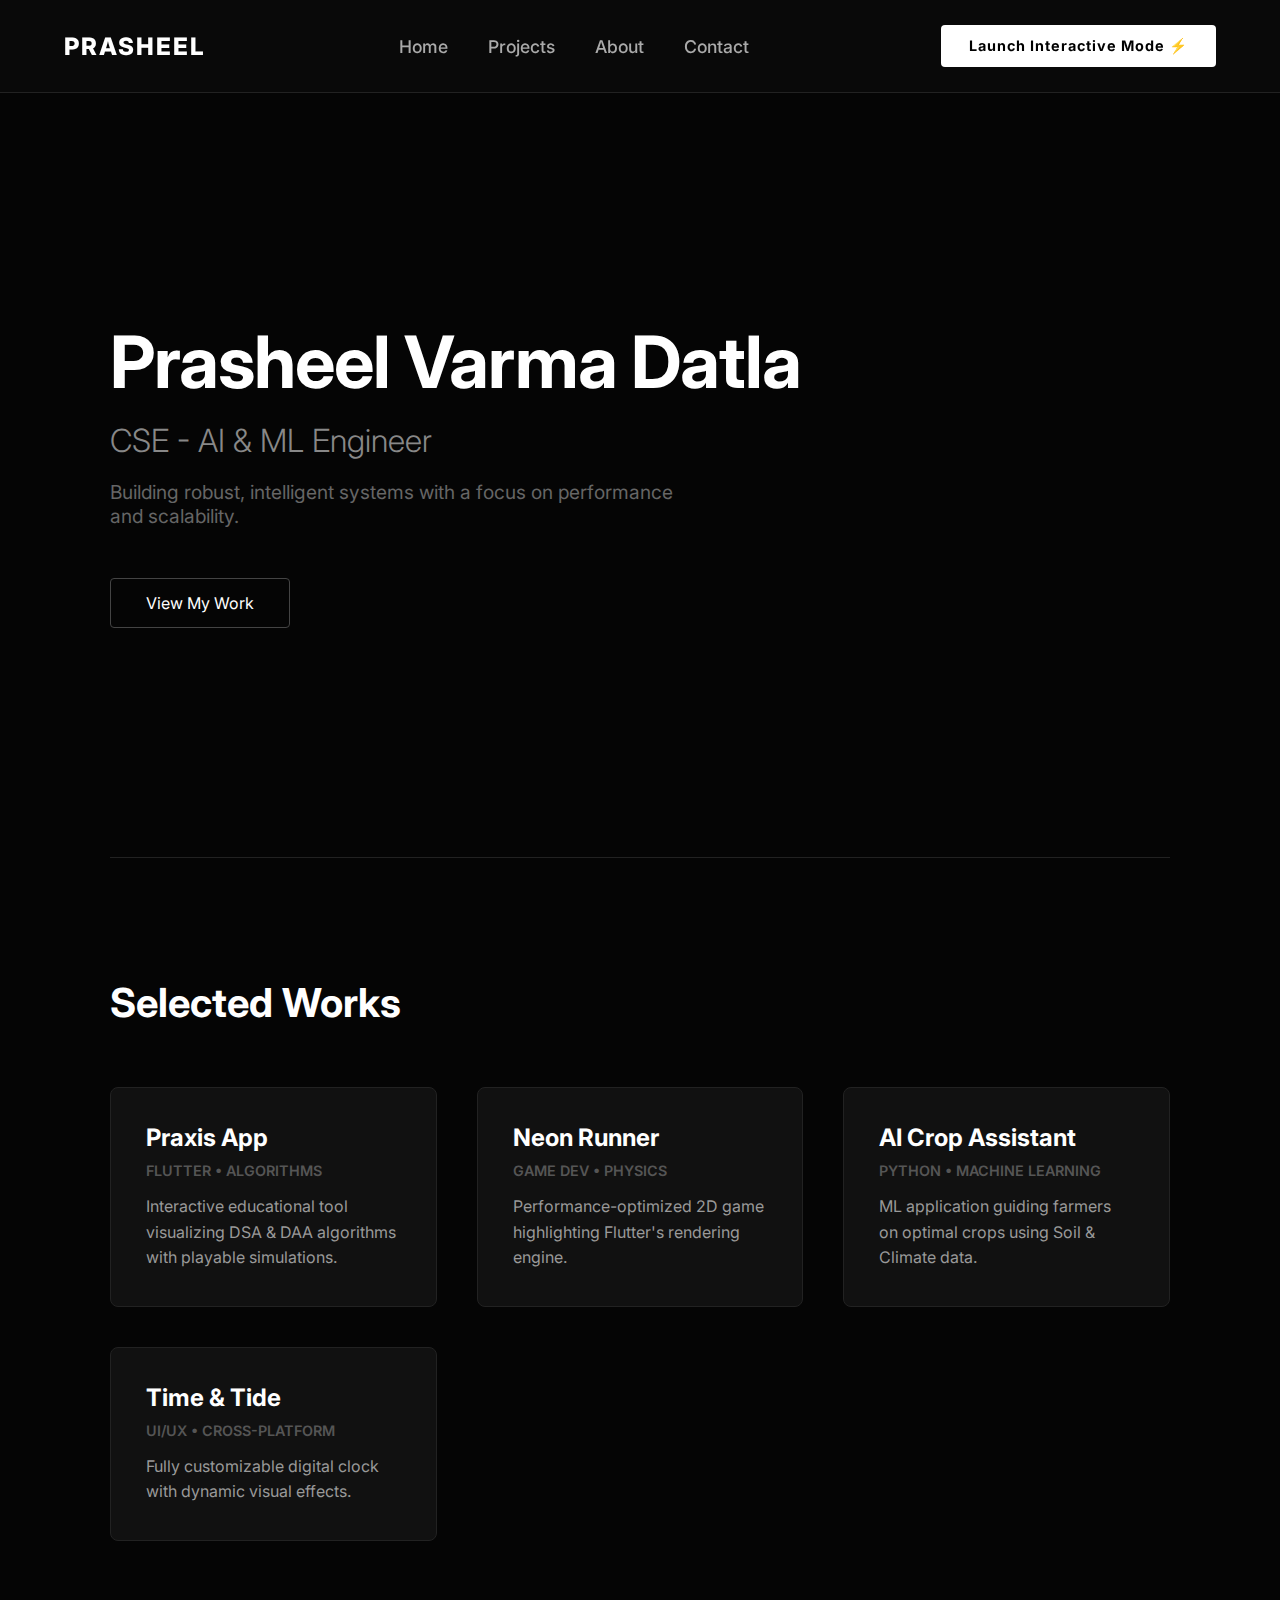
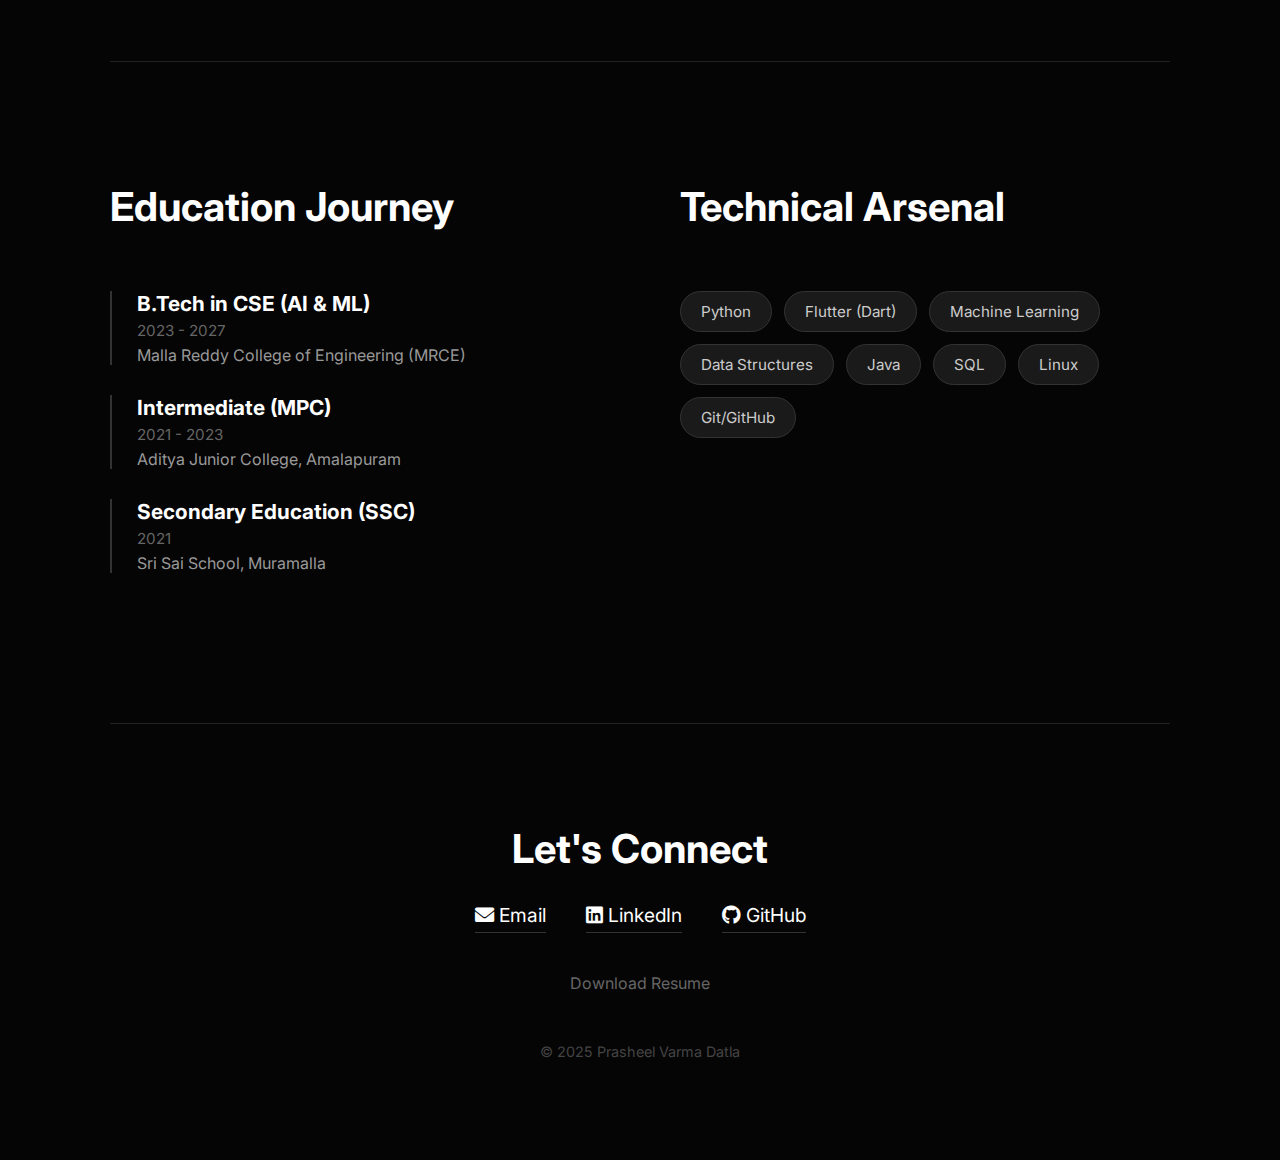
<file: index.html>
<!DOCTYPE html>
<html lang="en">
<head>
    <meta charset="UTF-8">
    <meta name="viewport" content="width=device-width, initial-scale=1.0">
    <title>Prasheel Varma Datla</title>
    
    <link rel="icon" type="image/png" href="assets/favicon.png">

    <meta name="description" content="Portfolio of Prasheel Varma Datla - CSE AI & ML Engineer. Specializing in Python, Flutter, and Interactive Web Experiences.">
    <meta name="keywords" content="Prasheel Varma Datla, AI Engineer, Machine Learning, Flutter Developer, Portfolio, CSE, Python, Data Science">
    <meta name="author" content="Prasheel Varma Datla">

    <meta property="og:type" content="website">
    <meta property="og:url" content="https://prasheel-007.github.io/">
    <meta property="og:title" content="Prasheel Varma Datla | AI & ML Engineer">
    <meta property="og:description" content="Building robust, intelligent systems. Switch to Interactive Mode to see the magic behind the logic.">
    <meta property="og:image" content="https://prasheel-007.github.io/assets/preview.png">

    <meta property="twitter:card" content="summary_large_image">
    <meta property="twitter:url" content="https://prasheel-007.github.io/">
    <meta property="twitter:title" content="Prasheel Varma Datla | AI & ML Engineer">
    <meta property="twitter:description" content="Building robust, intelligent systems. Switch to Interactive Mode to see the magic behind the logic.">
    <meta property="twitter:image" content="https://prasheel-007.github.io/assets/preview.png">

    <link rel="stylesheet" href="static.css">
    <link href="https://fonts.googleapis.com/css2?family=Inter:wght@300;400;600;800&display=swap" rel="stylesheet">
    <link rel="stylesheet" href="https://cdnjs.cloudflare.com/ajax/libs/font-awesome/6.0.0/css/all.min.css">
</head>
<body>

    <nav class="civ-nav">
        <div class="civ-logo">PRASHEEL</div>
        <div class="civ-menu">
            <a href="#civ-hero">Home</a>
            <a href="#civ-projects">Projects</a>
            <a href="#civ-about">About</a>
            <a href="#civ-contact">Contact</a>
        </div>
        <a href="cyber.html" class="civ-cta">Launch Interactive Mode ⚡</a>
    </nav>

    <div class="civ-container">
        
        <section id="civ-hero" class="civ-hero">
            <h1>Prasheel Varma Datla</h1>
            <p class="civ-role">CSE - AI & ML Engineer</p>
            <p class="civ-bio">Building robust, intelligent systems with a focus on performance and scalability.</p>
            <a href="#civ-projects" class="civ-btn-outline">View My Work</a>
        </section>

        <section id="civ-projects" class="civ-section">
            <h2 class="civ-heading">Selected Works</h2>
            <div class="civ-grid">
                <div class="civ-card">
                    <h3>Praxis App</h3>
                    <p class="civ-tag">Flutter • Algorithms</p>
                    <p class="civ-desc">Interactive educational tool visualizing DSA & DAA algorithms with playable simulations.</p>
                </div>
                <div class="civ-card">
                    <h3>Neon Runner</h3>
                    <p class="civ-tag">Game Dev • Physics</p>
                    <p class="civ-desc">Performance-optimized 2D game highlighting Flutter's rendering engine.</p>
                </div>
                <div class="civ-card">
                    <h3>AI Crop Assistant</h3>
                    <p class="civ-tag">Python • Machine Learning</p>
                    <p class="civ-desc">ML application guiding farmers on optimal crops using Soil & Climate data.</p>
                </div>
                <div class="civ-card">
                    <h3>Time & Tide</h3>
                    <p class="civ-tag">UI/UX • Cross-Platform</p>
                    <p class="civ-desc">Fully customizable digital clock with dynamic visual effects.</p>
                </div>
            </div>
        </section>

        <section id="civ-about" class="civ-section">
            <div class="civ-split">
                <div class="civ-col">
                    <h2 class="civ-heading">Education Journey</h2>
                    
                    <div class="civ-item">
                        <h4>B.Tech in CSE (AI & ML)</h4>
                        <span>2023 - 2027</span>
                        <p>Malla Reddy College of Engineering (MRCE)</p>
                    </div>

                    <div class="civ-item">
                        <h4>Intermediate (MPC)</h4>
                        <span>2021 - 2023</span>
                        <p>Aditya Junior College, Amalapuram</p>
                    </div>

                    <div class="civ-item">
                        <h4>Secondary Education (SSC)</h4>
                        <span>2021</span>
                        <p>Sri Sai School, Muramalla</p>
                    </div>
                </div>

                <div class="civ-col">
                    <h2 class="civ-heading">Technical Arsenal</h2>
                    <div class="civ-skills">
                        <span>Python</span>
                        <span>Flutter (Dart)</span>
                        <span>Machine Learning</span>
                        <span>Data Structures</span>
                        <span>Java</span>
                        <span>SQL</span>
                        <span>Linux</span>
                        <span>Git/GitHub</span>
                    </div>
                </div>
            </div>
        </section>

        <footer id="civ-contact" class="civ-footer">
            <h2 class="civ-heading" style="margin-bottom: 30px;">Let's Connect</h2>
            <div class="civ-links">
                <a href="mailto:pvdatla@gmail.com" class="civ-social-link"><i class="fas fa-envelope"></i> Email</a>
                <a href="https://linkedin.com/in/prasheel-datla" target="_blank" class="civ-social-link"><i class="fab fa-linkedin"></i> LinkedIn</a>
                <a href="https://github.com/Prasheel-007" target="_blank" class="civ-social-link"><i class="fab fa-github"></i> GitHub</a>
            </div>
            <div style="margin-top: 30px;">
                <a href="resume.pdf" target="_blank" class="civ-link">Download Resume</a>
            </div>
            <p class="civ-copyright" style="margin-top: 50px;">&copy; 2025 Prasheel Varma Datla</p>
        </footer>
    </div>

</body>
</html>
</file>
<file: static.css>
/* --- STATIC RESET --- */
* { margin: 0; padding: 0; box-sizing: border-box; scroll-behavior: smooth; }
body { 
    background-color: #050505; 
    color: #e0e0e0; 
    font-family: 'Inter', sans-serif;
    overflow-x: hidden;
}

/* NAVIGATION */
.civ-nav {
    display: flex; justify-content: space-between; align-items: center;
    padding: 25px 5%; background: rgba(10, 10, 10, 0.95);
    border-bottom: 1px solid #222; position: sticky; top: 0; z-index: 100;
}
.civ-logo { font-weight: 800; font-size: 1.5rem; letter-spacing: 2px; color: #fff; text-transform: uppercase; }

.civ-menu { display: flex; gap: 40px; }
.civ-menu a { 
    color: #aaa; text-decoration: none; 
    font-size: 1.1rem; 
    font-weight: 500; transition: 0.2s; 
}
.civ-menu a:hover { color: #fff; }

/* CTA BUTTON (The Portal to Cyber Mode) */
.civ-cta {
    background: #fff; color: #000; text-decoration: none;
    padding: 12px 28px; font-weight: 700; font-size: 0.9rem; 
    border-radius: 4px; transition: 0.3s; letter-spacing: 1px;
}
.civ-cta:hover { background: #ccc; transform: scale(1.05); }

/* LAYOUT */
.civ-container { max-width: 1100px; margin: 0 auto; padding: 0 20px; }

/* HERO */
.civ-hero {
    height: 85vh; display: flex; flex-direction: column; 
    justify-content: center; align-items: flex-start;
    border-bottom: 1px solid #222;
}
.civ-hero h1 { font-size: 4.5rem; line-height: 1.1; margin-bottom: 20px; color: #fff; letter-spacing: -1px; }
.civ-role { font-size: 2rem; color: #888; margin-bottom: 20px; font-weight: 300; }
.civ-bio { font-size: 1.2rem; color: #666; max-width: 600px; margin-bottom: 50px; }

.civ-btn-outline {
    padding: 14px 35px; border: 1px solid #444; color: #fff; text-decoration: none; border-radius: 4px; transition: 0.3s;
}
.civ-btn-outline:hover { border-color: #fff; background: #fff; color: #000; }

/* SECTIONS */
.civ-section { padding: 120px 0; border-bottom: 1px solid #222; }
.civ-heading { font-size: 2.5rem; margin-bottom: 60px; color: #fff; font-weight: 700; }

/* GRID */
.civ-grid { display: grid; grid-template-columns: repeat(auto-fit, minmax(300px, 1fr)); gap: 40px; }
.civ-card { background: #111; padding: 35px; border-radius: 8px; border: 1px solid #222; transition: 0.3s; }
.civ-card:hover { border-color: #555; transform: translateY(-5px); }
.civ-card h3 { font-size: 1.5rem; margin-bottom: 10px; color: #fff; }
.civ-tag { color: #555; font-size: 0.9rem; font-weight: 600; text-transform: uppercase; margin-bottom: 15px; display: block; }
.civ-desc { color: #999; line-height: 1.6; }

/* ABOUT */
.civ-split { display: flex; gap: 80px; flex-wrap: wrap; }
.civ-col { flex: 1; min-width: 300px; }
.civ-item { border-left: 2px solid #333; padding-left: 25px; margin-bottom: 30px; }
.civ-item h4 { color: #fff; font-size: 1.3rem; margin-bottom: 5px; }
.civ-item span { color: #666; font-size: 0.95rem; display: block; margin-bottom: 5px; }
.civ-item p { color: #999; }
.civ-skills { display: flex; flex-wrap: wrap; gap: 12px; }
.civ-skills span { background: #1a1a1a; padding: 10px 20px; border-radius: 30px; color: #ccc; font-size: 0.95rem; border: 1px solid #333; }

/* FOOTER */
.civ-footer { padding: 100px 0; text-align: center; }
.civ-links { display: flex; justify-content: center; gap: 40px; margin-bottom: 40px; }
.civ-social-link { 
    color: #fff; text-decoration: none; font-size: 1.2rem; 
    border-bottom: 1px solid #333; padding-bottom: 5px; transition: 0.3s; 
}
.civ-social-link:hover { border-color: #fff; color: #fff; }
.civ-link { color: #666; text-decoration: none; transition: 0.3s; }
.civ-link:hover { color: #fff; }
.civ-copyright { color: #444; font-size: 0.9rem; }
/* =========================================
   MOBILE OPTIMIZATION (CIVILIAN MODE)
   ========================================= */
@media (max-width: 768px) {
    
    /* 1. Stack the Navigation */
    .civ-nav {
        flex-direction: column;
        padding: 15px;
        gap: 15px;
    }
    .civ-menu {
        gap: 15px;
        font-size: 0.9rem;
        flex-wrap: wrap;
        justify-content: center;
    }

    /* 2. Adjust Hero Text */
    .civ-hero h1 {
        font-size: 2.5rem; /* Smaller text for phone */
        text-align: center;
    }
    .civ-hero {
        align-items: center; /* Center everything */
        text-align: center;
        height: auto;
        padding: 80px 20px;
    }
    
    /* 3. Stack the Grid */
    .civ-grid {
        grid-template-columns: 1fr; /* 1 column instead of 4 */
    }

    /* 4. Stack About Section */
    .civ-split {
        flex-direction: column;
        gap: 40px;
    }

    /* 5. Center Footer */
    .civ-links {
        flex-direction: column;
        gap: 20px;
    }
}
</file>
